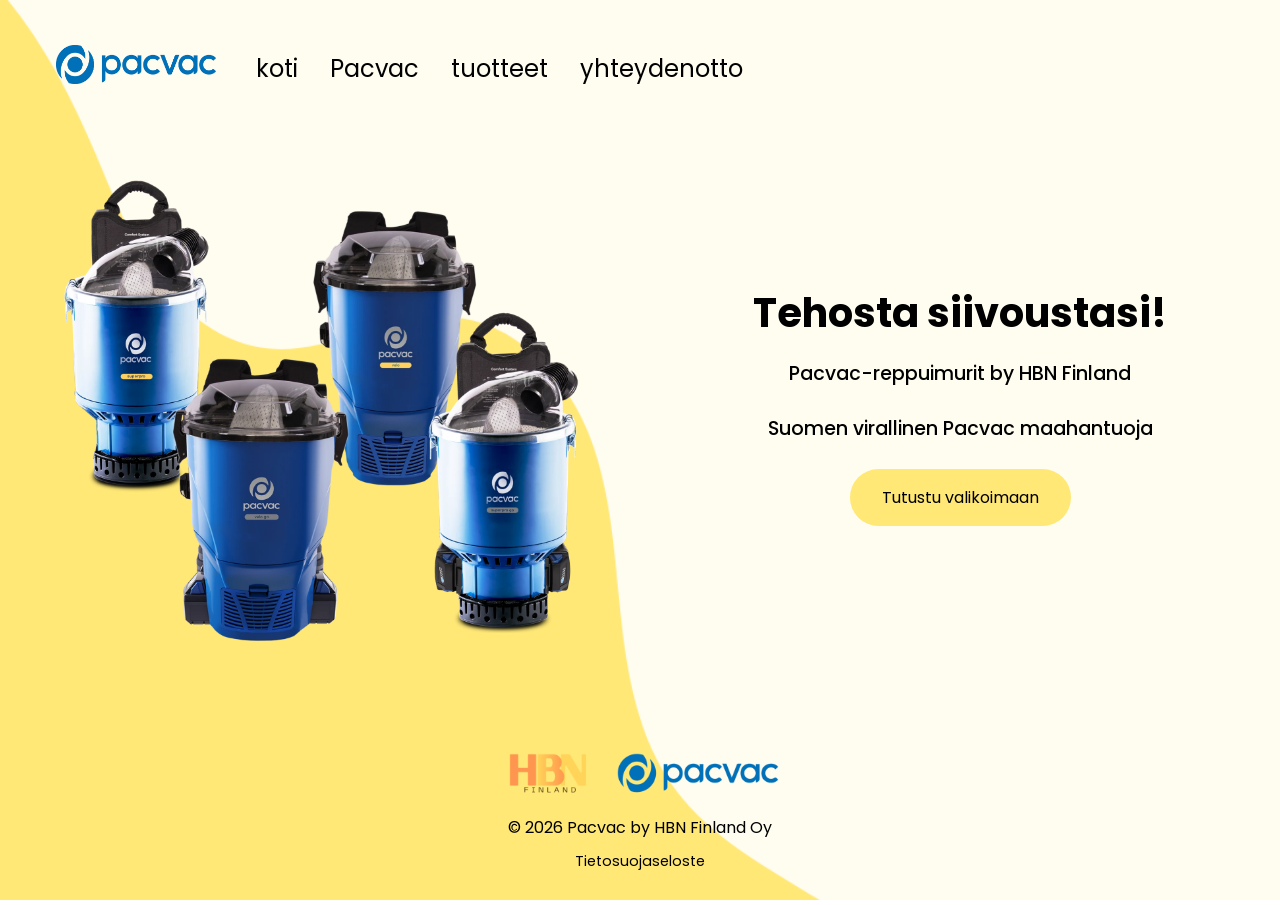
<file: index.html>
<!DOCTYPE html>
<html lang="fi">
<head>
    <meta charset="UTF-8">
    <meta name="viewport" content="width=device-width, initial-scale=1.0, minimum-scale=1.0">
    <link rel="stylesheet" href="/pages/home.css">
    <link rel="stylesheet" href="/pages/navbar.css">
    <link rel="stylesheet" href="/pages/footer.css">
    <title>Pacvac.fi</title>
    <link rel="stylesheet" href="/pages/topbutton.css">
    <script src="/pages/topbutton.js"></script>
    <link rel="stylesheet" href="https://fonts.googleapis.com/css2?family=Material+Symbols+Outlined:opsz,wght,FILL,GRAD@24,400,0,0" />
    <link rel="icon" type="image/x-icon" href="../logo/pacvac-icon.png">
    <meta name="description" content="Pacvac-reppuimurit by HBN Finland - Tehosta siivoustasi!">
</head>
<body>
    <!--Navbar-->
    <nav class="nav">
        <div class="button">
            <a href="/pages/home"><img src="/logo/pacvac-logo.png"></a>
        </div>

        <div class="nav_hamburger" id="hamburger">
        <span></span>
        <span></span>
        <span></span>
        </div>

        <div class="nav_menu">
        <ul id="nav-links">
            <li class="button"><span><a href="/pages/home">koti</a></span></li>
            <li class="button"><span><a href="/pages/info">Pacvac</a></span></li>
            <li class="button"><span><a href="/pages/products">tuotteet</a></span></li>
            <!-- <li class="button"><span><a href="about">meistä</a></span></li> -->
            <li class="button"><span><a href="/pages/contact">yhteydenotto</a></span></li>
        </ul>
    </div>
    </nav>

    <!-- Main content goes here -->
    <main class="page">
       
        <div class="content">
            <div class="column">
                <div class="img-container">
                    <img src="/images/pacvac-frontpage.webp" alt="Pacvac Frontpage">
                </div>
            </div>
            <div class="column">
                <div class="txt-container">
                    <h1>Tehosta siivoustasi!</h1>
                    <p>Pacvac-reppuimurit by HBN Finland</p>
                    <p>Suomen virallinen Pacvac maahantuoja</p>
                    <button class="button"><a href="/pages/products">Tutustu valikoimaan</a></button>
                </div>
            </div>
            
        
        </div>
        <!--Footer-->
        <div class="footer">
            <a href="/pages/home"><img src="/logo/hbn-pacvac-logo.png"></a>
            <div class="footer-content">
                <p>© 2026 Pacvac by HBN Finland Oy</p>
            <div class="footer-pdf">
                <a href="/pdf/Tietosuojaseloste_pacvac.pdf">Tietosuojaseloste</a>
            </div>
            </div>
        </div>
        <!-- Takaisin ylös -painike -->
    <button id="backToTop" class="material-symbols-outlined">arrow_upward</button>
    </main>

    <script src="/pages/navbar.js"></script>

</body>
</html>
</file>
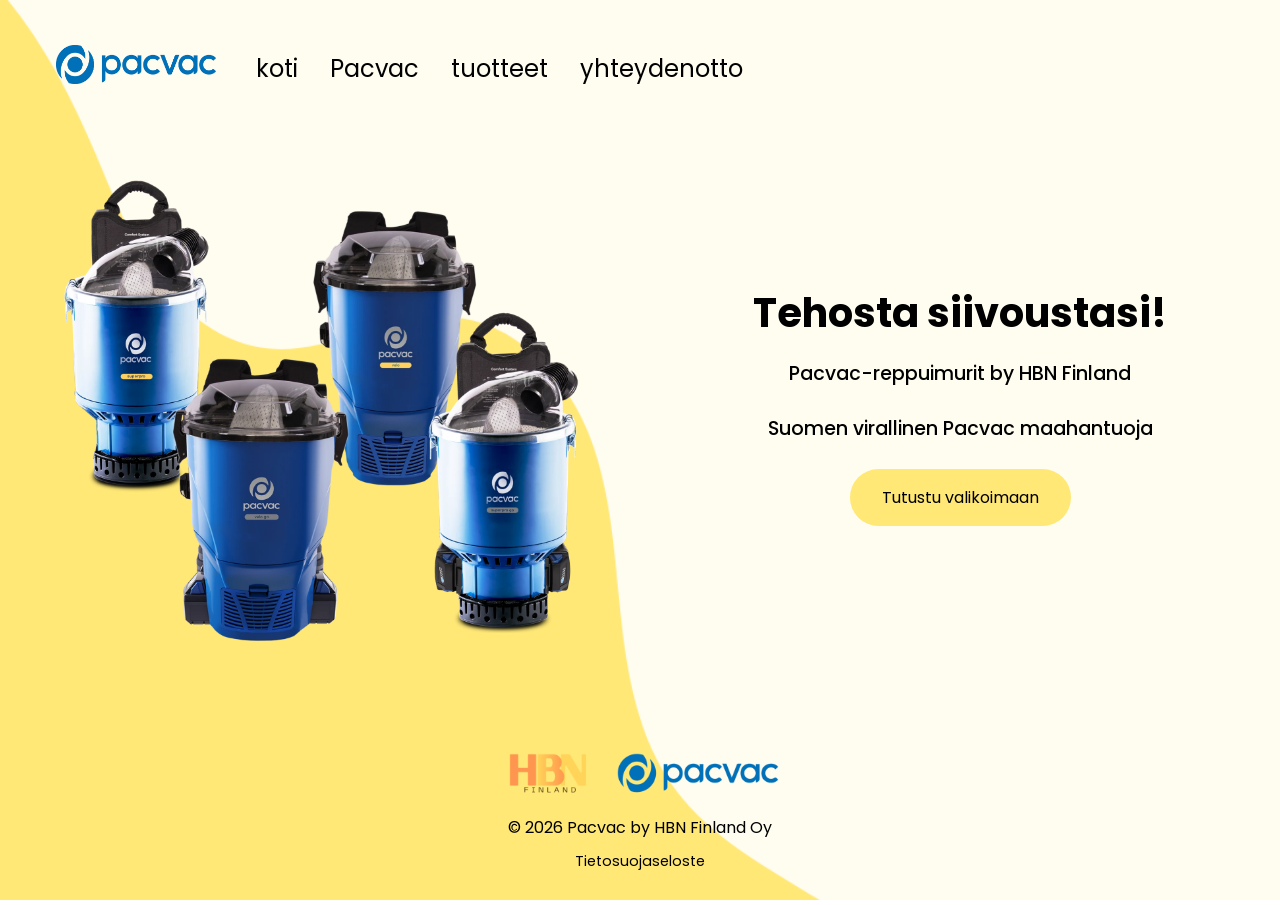
<file: pages/index.html>
<!DOCTYPE html>
<html lang="fi">
<head>
    <meta charset="UTF-8">
    <meta name="viewport" content="width=device-width, initial-scale=1.0, minimum-scale=1.0">
    <link rel="stylesheet" href="home.css">
    <link rel="stylesheet" href="navbar.css">
    <link rel="stylesheet" href="footer.css">
    <title>Pacvac.fi</title>
    <link rel="stylesheet" href="topbutton.css">
    <script src="topbutton.js"></script>
    <link rel="stylesheet" href="https://fonts.googleapis.com/css2?family=Material+Symbols+Outlined:opsz,wght,FILL,GRAD@24,400,0,0" />
    <link rel="icon" type="image/x-icon" href="../logo/pacvac-icon.png">
    <meta name="description" content="Pacvac-reppuimurit by HBN Finland - Tehosta siivoustasi!">
</head>
<body>
    <!--Navbar-->
    <nav class="nav">
        <div class="button">
            <a href="home"><img src="../logo/pacvac-logo.png"></a>
        </div>

        <div class="nav_hamburger" id="hamburger">
        <span></span>
        <span></span>
        <span></span>
        </div>

        <div class="nav_menu">
        <ul id="nav-links">
            <li class="button"><span><a href="home">koti</a></span></li>
            <li class="button"><span><a href="info">Pacvac</a></span></li>
            <li class="button"><span><a href="products">tuotteet</a></span></li>
            <!-- <li class="button"><span><a href="about">meistä</a></span></li> -->
            <li class="button"><span><a href="contact">yhteydenotto</a></span></li>
        </ul>
    </div>
    </nav>

    <!-- Main content goes here -->
    <main class="page">
       
        <div class="content">
            <div class="column">
                <div class="img-container">
                    <img src="../images/pacvac-frontpage.webp" alt="Pacvac Frontpage">
                </div>
            </div>
            <div class="column">
                <div class="txt-container">
                    <h1>Tehosta siivoustasi!</h1>
                    <p>Pacvac-reppuimurit by HBN Finland</p>
                    <p>Suomen virallinen Pacvac maahantuoja</p>
                    <button class="button"><a href="products">Tutustu valikoimaan</a></button>
                </div>
            </div>
            
        
        </div>
        <!--Footer-->
        <div class="footer">
            <a href="home"><img src="../logo/hbn-pacvac-logo.png"></a>
            <div class="footer-content">
                <p>© 2026 Pacvac by HBN Finland Oy</p>
            <div class="footer-pdf">
                <a href="../pdf/Tietosuojaseloste_pacvac.pdf">Tietosuojaseloste</a>
            </div>
            </div>
        </div>
        <!-- Takaisin ylös -painike -->
    <button id="backToTop" class="material-symbols-outlined">arrow_upward</button>
    </main>

    <script src="navbar.js"></script>

</body>
</html>
</file>
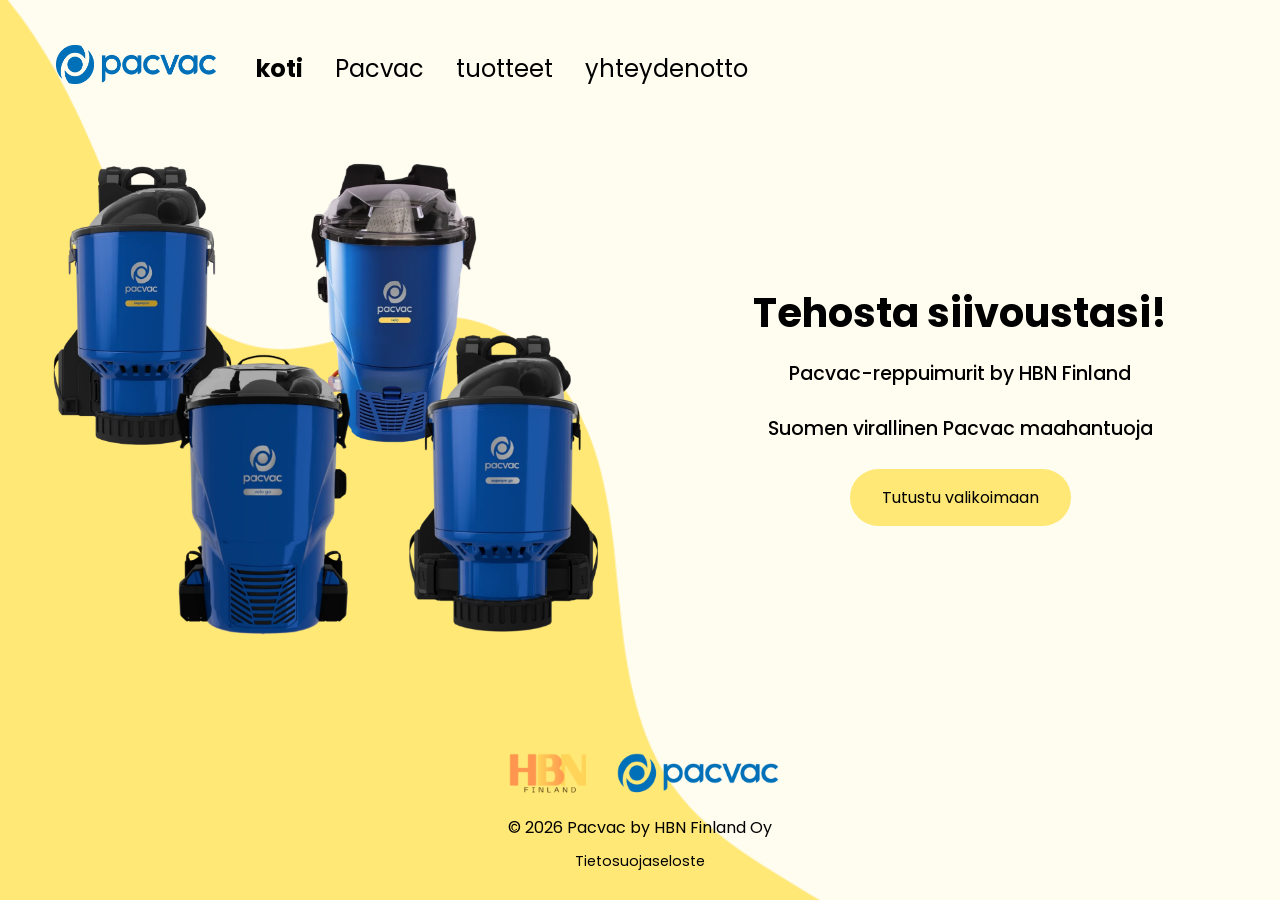
<file: pages/home.html>
<!DOCTYPE html>
<html lang="fi">
<head>
    <meta charset="UTF-8">
    <meta name="viewport" content="width=device-width, initial-scale=1.0, minimum-scale=1.0">
    <link rel="stylesheet" href="home.css">
    <link rel="stylesheet" href="navbar.css">
    <link rel="stylesheet" href="footer.css">
    <title>Pacvac.fi - Home</title>
    <link rel="stylesheet" href="topbutton.css">
    <script src="topbutton.js"></script>
    <link rel="stylesheet" href="https://fonts.googleapis.com/css2?family=Material+Symbols+Outlined:opsz,wght,FILL,GRAD@24,400,0,0" />
    <link rel="icon" type="image/x-icon" href="../logo/pacvac-icon.png">
    <meta name="description" content="Pacvac-reppuimurit by HBN Finland - Tehosta siivoustasi!">
</head>
<body>
    <!--Navbar-->
    <nav class="nav">
        <div class="button">
            <a href="home"><img src="../logo/pacvac-logo.png"></a>
        </div>

        <div class="nav_hamburger" id="hamburger">
        <span></span>
        <span></span>
        <span></span>
        </div>

        <div class="nav_menu">
        <ul id="nav-links">
            <li class="button"><span><a class="active" href="home">koti</a></span></li>
            <li class="button"><span><a href="info">Pacvac</a></span></li>
            <li class="button"><span><a href="products">tuotteet</a></span></li>
            <!-- <li class="button"><span><a href="about">meistä</a></span></li> -->
            <li class="button"><span><a href="contact">yhteydenotto</a></span></li>
        </ul>
    </div>
    </nav>

    <!-- Main content goes here -->
    <main class="page">
       
        <div class="content">
            <div class="column">
                <div class="img-container">
                    <img src="../images/frontpage-pacvac.webp" alt="Pacvac Frontpage">
                </div>
            </div>
            <div class="column">
                <div class="txt-container">
                    <h1>Tehosta siivoustasi!</h1>
                    <p>Pacvac-reppuimurit by HBN Finland</p>
                    <p>Suomen virallinen Pacvac maahantuoja</p>
                    <button class="button"><a href="products">Tutustu valikoimaan</a></button>
                </div>
            </div>
            
        
        </div>
        <!--Footer-->
        <div class="footer">
            <a href="home"><img src="../logo/hbn-pacvac-logo.png"></a>
            <div class="footer-content">
                <p>© 2026 Pacvac by HBN Finland Oy</p>
            <div class="footer-pdf">
                <a href="../pdf/Tietosuojaseloste_pacvac.pdf">Tietosuojaseloste</a>
            </div>
            </div>
        </div>
    <!-- Takaisin ylös -painike -->
    <button id="backToTop" class="material-symbols-outlined">arrow_upward</button>
    </main>

    <script src="navbar.js"></script>

</body>
</html>
</file>
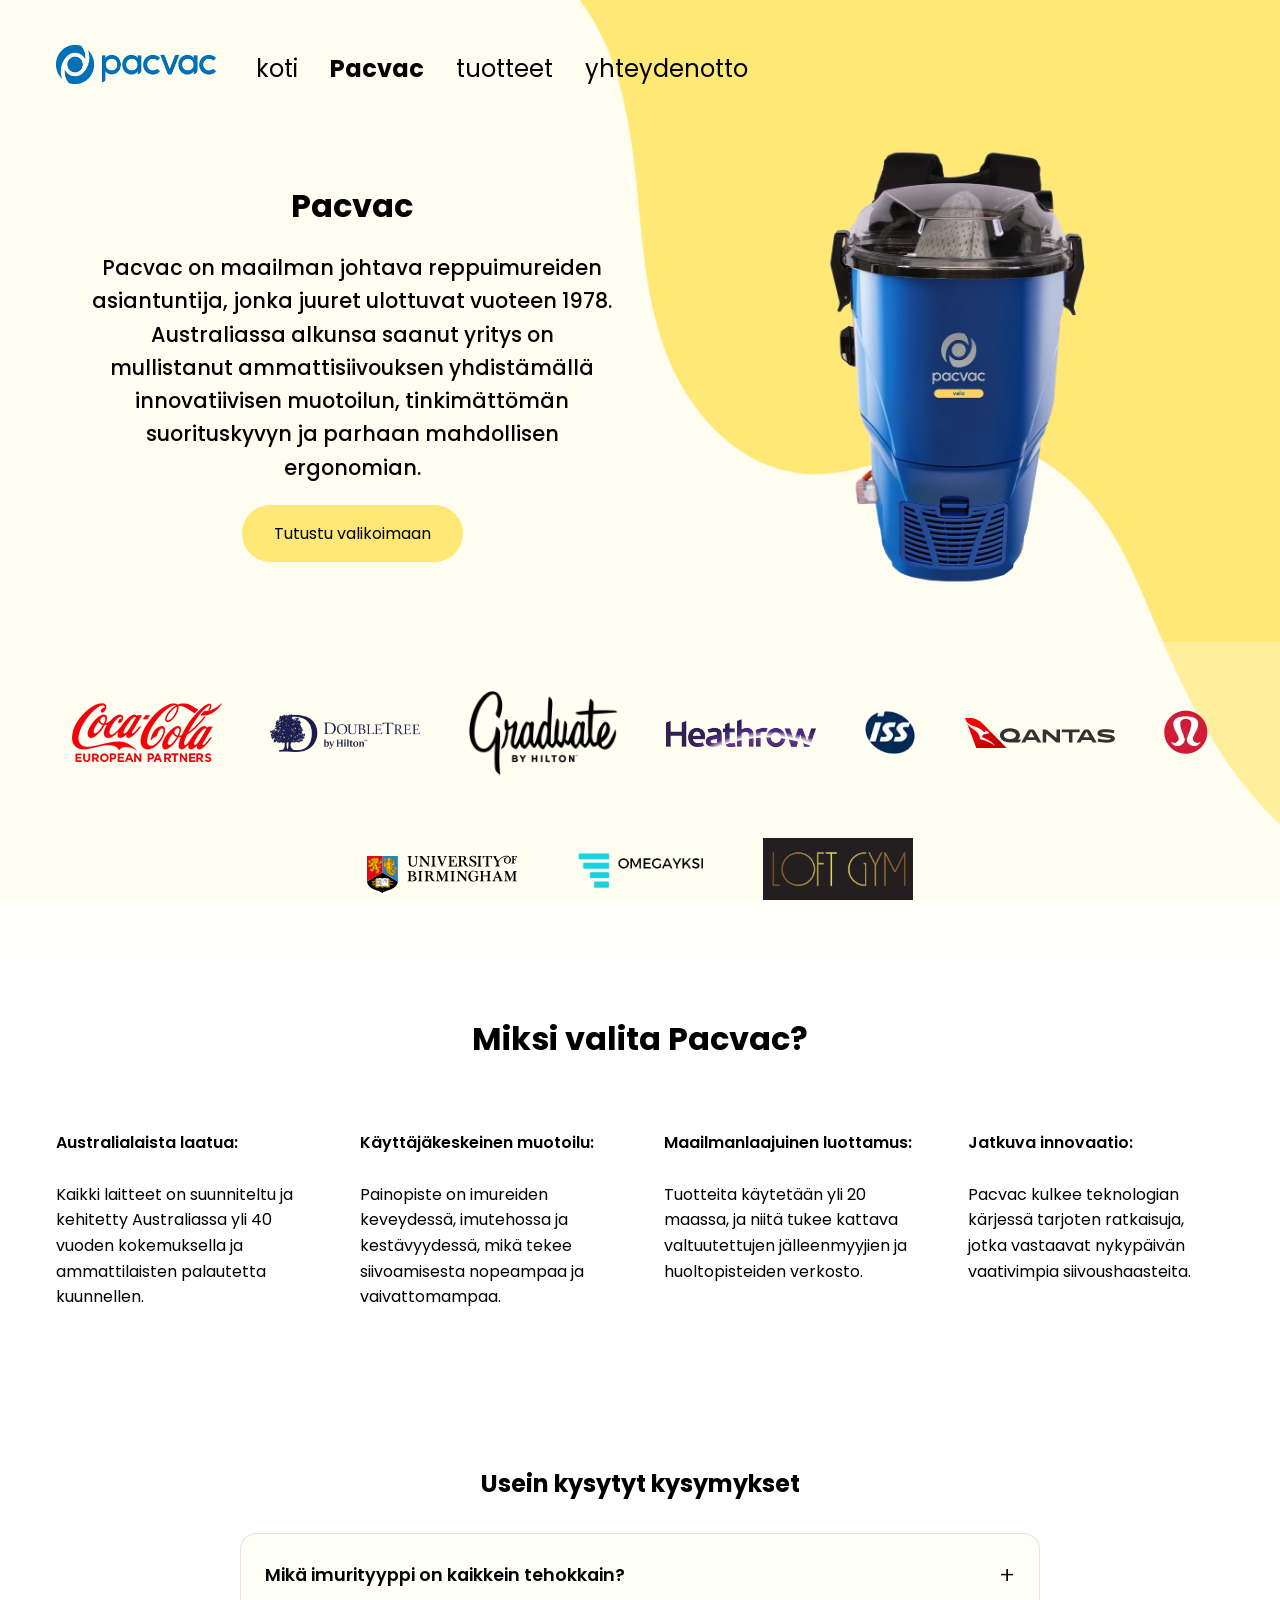
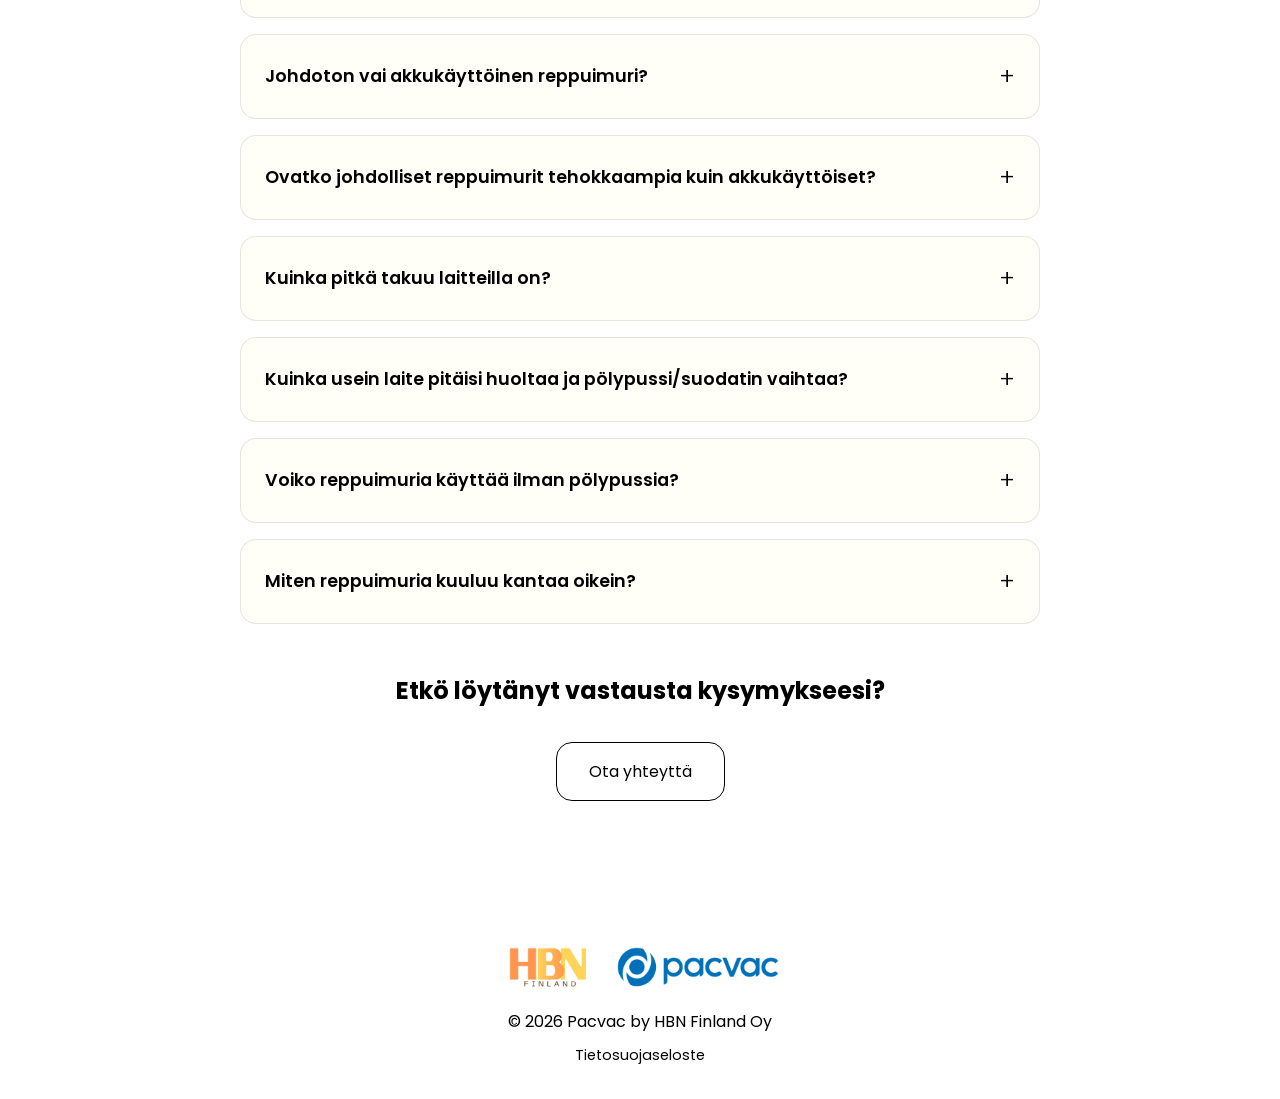
<file: pages/info.html>
<!DOCTYPE html>
<html lang="fi">
<head>
    <meta charset="UTF-8">
    <meta name="viewport" content="width=device-width, initial-scale=1.0, minimum-scale=1.0">
    <link rel="stylesheet" href="info.css">
    <link rel="stylesheet" href="navbar.css">
    <link rel="stylesheet" href="footer.css">
    <title>Pacvac.fi - Pacvac?</title>
    <link rel="stylesheet" href="topbutton.css">
    <script src="topbutton.js"></script>
    <link rel="stylesheet" href="https://fonts.googleapis.com/css2?family=Material+Symbols+Outlined:opsz,wght,FILL,GRAD@24,400,0,0" />
    <link rel="icon" type="image/x-icon" href="../logo/pacvac-icon.png">
    <meta name="description" content="Pacvac on maailman johtava reppuimureiden asiantuntija. Tutustu ergonomisiin, tehokkaisiin ja innovatiivisiin ammattisiivouksen ratkaisuihin!">
</head>
<body>
    <!--Navbar-->
    <nav class="nav">
        <div class="button">
            <a href="home"><img src="../logo/pacvac-logo.png"></a>
        </div>

        <div class="nav_hamburger" id="hamburger">
        <span></span>
        <span></span>
        <span></span>
        </div>

        <div class="nav_menu">
        <ul id="nav-links">
            <li class="button"><span><a href="home">koti</a></span></li>
            <li class="button"><span><a class="active" href="info">Pacvac</a></span></li>
            <li class="button"><span><a href="products">tuotteet</a></span></li>
            <!-- <li class="button"><span><a href="about">meistä</a></span></li> -->
            <li class="button"><span><a href="contact">yhteydenotto</a></span></li>
        </ul>
    </div>
    </nav>

    <!-- Main content goes here -->
    <main class="page">

        <div class="content">
            
            <div class="column">
                <div class="txt-container">
                    <h1>Pacvac</h1>
                    <p>Pacvac on maailman johtava reppuimureiden asiantuntija, jonka juuret ulottuvat vuoteen 1978. Australiassa alkunsa 
                        saanut yritys on mullistanut ammattisiivouksen yhdistämällä innovatiivisen muotoilun, tinkimättömän suorituskyvyn ja parhaan mahdollisen ergonomian.</p>
                        <button class="button"><a href="products">Tutustu valikoimaan</a></button>
                </div>
            </div>
            <div class="column">
                <div class="img-container">
                    <img src="../images/velo2.webp" alt="Pacvac Frontpage">
                </div>
            </div>
        </div>


        <div class="logo-bar">
            <div class="logo-item"><img src="../customers/cocacola.webp" alt="Logo 1"></div>
            <div class="logo-item"><img src="../customers/dthilton.webp" alt="Logo 2"></div>
            <div class="logo-item"><img src="../customers/graduate.webp" alt="Logo 3"></div>
            <div class="logo-item"><img src="../customers/heathrow.png" alt="Logo 4"></div>
            <div class="logo-item"><img src="../customers/iss.webp" alt="Logo 5"></div>
            <div class="logo-item"><img src="../customers/qantas.svg" alt="Logo 6"></div>
            <div class="logo-item"><img src="../customers/lululemon.webp" alt="Logo 7"></div>
            <div class="logo-item"><img src="../customers/birmingham.svg" alt="Logo 8"></div>
            <div class="logo-item"><img src="../customers/omegayksi.png" alt="Logo 9"></div>
            <div class="logo-item"><img src="../customers/loft gym.png" alt="Logo 10"></div>
        </div>

        <div class="content2">
            <h1>Miksi valita Pacvac?</h1>
            <div class="main-row">
                <div class="column">
                    <h1>Australialaista laatua:</h1>
                    <p>Kaikki laitteet on suunniteltu ja kehitetty Australiassa yli 40 vuoden kokemuksella ja ammattilaisten palautetta kuunnellen.</p>
                </div>
                <div class="column">
                    <h1>Käyttäjäkeskeinen muotoilu:</h1>
                    <p>Painopiste on imureiden keveydessä, imutehossa ja kestävyydessä, mikä tekee siivoamisesta nopeampaa ja vaivattomampaa.</p>
                </div>
                <div class="column">
                    <h1>Maailmanlaajuinen luottamus:</h1>
                    <p>Tuotteita käytetään yli 20 maassa, ja niitä tukee kattava valtuutettujen jälleenmyyjien ja huoltopisteiden verkosto.</p>
                </div>
                <div class="column">
                    <h1>Jatkuva innovaatio:</h1>
                    <p>Pacvac kulkee teknologian kärjessä tarjoten ratkaisuja, jotka vastaavat nykypäivän vaativimpia siivoushaasteita.</p>
                </div>
            </div>
        </div>

        <div class="faq-section">
    <h2>Usein kysytyt kysymykset</h2>

    <details class="faq-item">
    <summary>Mikä imurityyppi on kaikkein tehokkain?</summary>
    <div class="faq-answer">
        <p>
            Akkukäyttöinen reppuimuri on siivousnopeudella mitattuna ylivoimainen valinta. 
            <strong>Se puhdistaa yli neljä kertaa nopeammin</strong> kuin perinteinen johdollinen pysty- tai säiliöimuri.
        </p>
        <p>Tämä valtava ero johtuu kolmesta tekijästä:</p>
        <ul style="line-height: 1.6; padding-left: 20px; margin-top: 10px;">
            <li><strong>Liikkumisvapaus:</strong> Ei sähköjohtojen kelaamista tai pistorasioiden jatkuvaa vaihtamista.</li>
            <li><strong>Ergonomia:</strong> Imuri kulkee selässä, jolloin kädet vapautuvat pelkästään imurointiin ilman laitteen perässä vetämistä.</li>
            <li><strong>Ulottuvuus:</strong> Portaiden, kalusteiden välisen tilan ja ahtaiden paikkojen siivous on merkittävästi nopeampaa.</li>
        </ul>
        <p style="font-size: 0.85rem; color: #666; margin-top: 15px; font-style: italic;">
            *Lähde: The Official ISSA 612 Cleaning Times and Tasks; The Worldwide Cleaning Association.
        </p>
    </div>
</details>

    <details class="faq-item">
        <summary>Johdoton vai akkukäyttöinen reppuimuri?</summary>
        <div class="faq-answer">
            <p>Johdolliset reppuimurit sopivat paremmin perusteelliseen ja keskeytyksettömään suursiivoukseen. Akkukäyttöiset reppuimurit taas tarjoavat joustavuutta, 
                nopeutta ja helppoutta päivittäiseen ylläpitosiivoukseen.</p>
        </div>
    </details>

    <details class="faq-item">
        <summary>Ovatko johdolliset reppuimurit tehokkaampia kuin akkukäyttöiset?</summary>
        <div class="faq-answer">
            <p>Yleensä kyllä. Johdolliset reppuimurit saavat jatkuvaa virtaa suoraan pistorasiasta, mikä mahdollistaa voimakkaamman ja vakaamman imutehon.</p>
        </div>
    </details>

    <details class="faq-item">
        <summary>Kuinka pitkä takuu laitteilla on?</summary>
        <div class="faq-answer">
            <p>Rungolla ja moottorilla on 2 vuoden takuu (ei koske kuluvia osia). Akulla ja laturilla on 1 vuoden takuu.</p>
        </div>
    </details>

    <details class="faq-item">
        <summary>Kuinka usein laite pitäisi huoltaa ja pölypussi/suodatin vaihtaa?</summary>
        <div class="faq-answer">
            <p>Käytöstä riippuen huolto tulisi suorittaa kerran vuodessa (säännöllisessä käytössä). Pölypussi ja suodatin on suositeltavaa vaihtaa noin 6 kuukauden välein.</p>
        </div>
    </details>

    <details class="faq-item">
        <summary>Voiko reppuimuria käyttää ilman pölypussia?</summary>
        <div class="faq-answer">
            <p>Uudelleenkäytettävän kangaspölypussin käyttö on pakollista. Kertakäyttöinen paperipussi on valinnainen, mutta se tuo lisäsuojan ja parantaa suodatustehoa entisestään. 
                Eli sen käyttöä suositellaan.
            </p>
        </div>
    </details>

    <details class="faq-item">
    <summary>Miten reppuimuria kuuluu kantaa oikein?</summary>
    <div class="faq-answer">
        <p>Laitteen oikea säätäminen on ensiarvoisen tärkeää ergonomian kannalta. Noudata näitä ohjeita:</p>
        <ul style="line-height: 1.6; padding-left: 20px;">
            <li><strong>Kannen/letkun suuntaus:</strong> Käännä imurin kansi/letku itsellesi sopivaksi riippuen siitä, oletko vasen- vai oikeakätinen.</li>
            <li><strong>Hihnojen löysääminen:</strong> Löysää olkahihnoja hieman ennen pukemista.</li>
            <li><strong>Pukeminen:</strong> Nosta imuri selkään pujottamalla kädet olkahihnoista kuten tavallista reppua pukiessa.</li>
            <li><strong>Lantiovyö (tärkein vaihe):</strong> Kiinnitä ja kiristä lantiovyö napakasti. Laitteen painon tulisi levätä lanteidesi päällä, ei pelkästään hartioilla.</li>
            <li><strong>Olkahihnojen kiristys:</strong> Vedä olkahihnoja alaspäin, kunnes imuri istuu napakasti selkääsi vasten.</li>
            <li><strong>Rintaremmi:</strong> Säädä rintaremmin korkeus ja kiinnitä se, jotta olkahihnat pysyvät tukevasti paikoillaan.</li>
        </ul>
    </div>
    </details>

    <div class="info-text">
            <p>Etkö löytänyt vastausta kysymykseesi?</p>
            <span class="button2"><a href="contact">Ota yhteyttä</a></span>
    </div>    
</div>

         <!--Footer-->
        <div class="footer">
            <a href="home"><img src="../logo/hbn-pacvac-logo.png"></a>
            <div class="footer-content">
                <p>© 2026 Pacvac by HBN Finland Oy</p>
            <div class="footer-pdf">
                <a href="../pdf/Tietosuojaseloste_pacvac.pdf">Tietosuojaseloste</a>
            </div>
            </div>
        </div>

    <!-- Takaisin ylös -painike -->
    <button id="backToTop" class="material-symbols-outlined">arrow_upward</button>
    </main>

    <script src="navbar.js"></script>

</body>
</html>
</file>
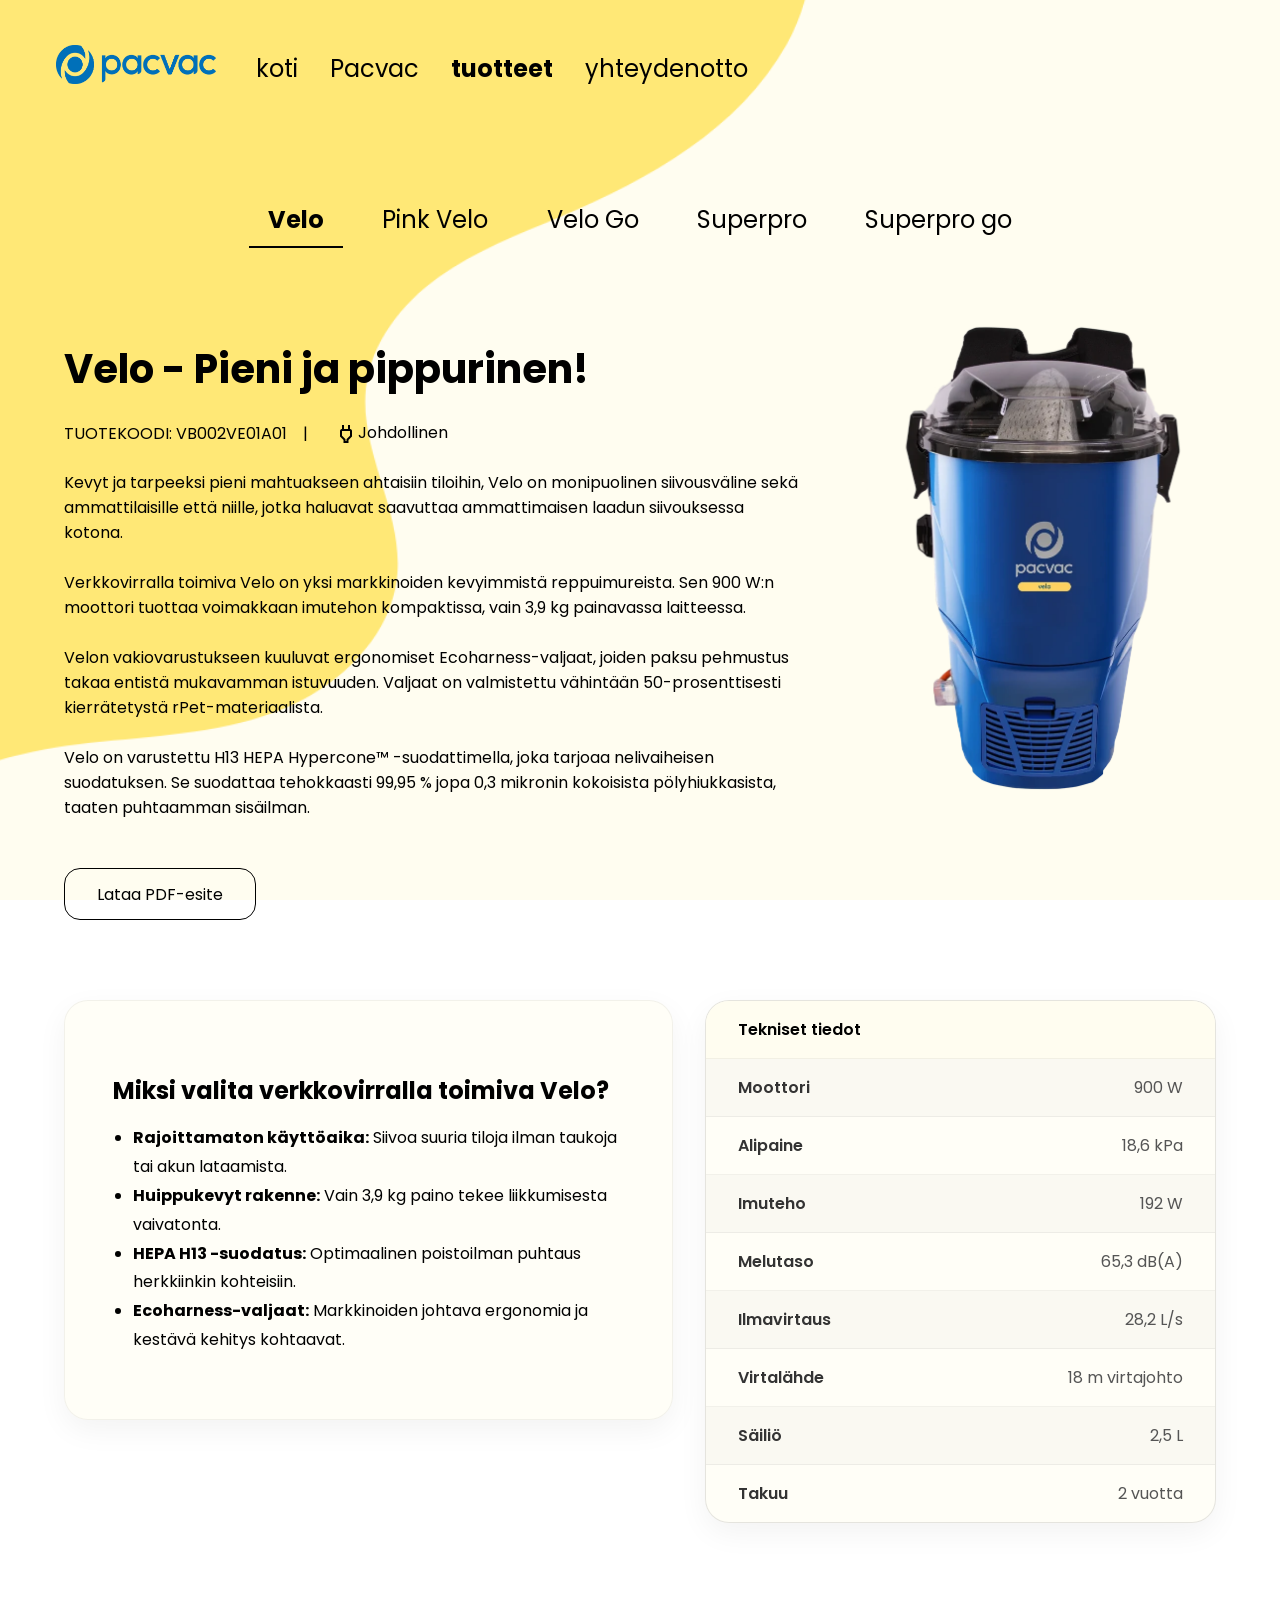
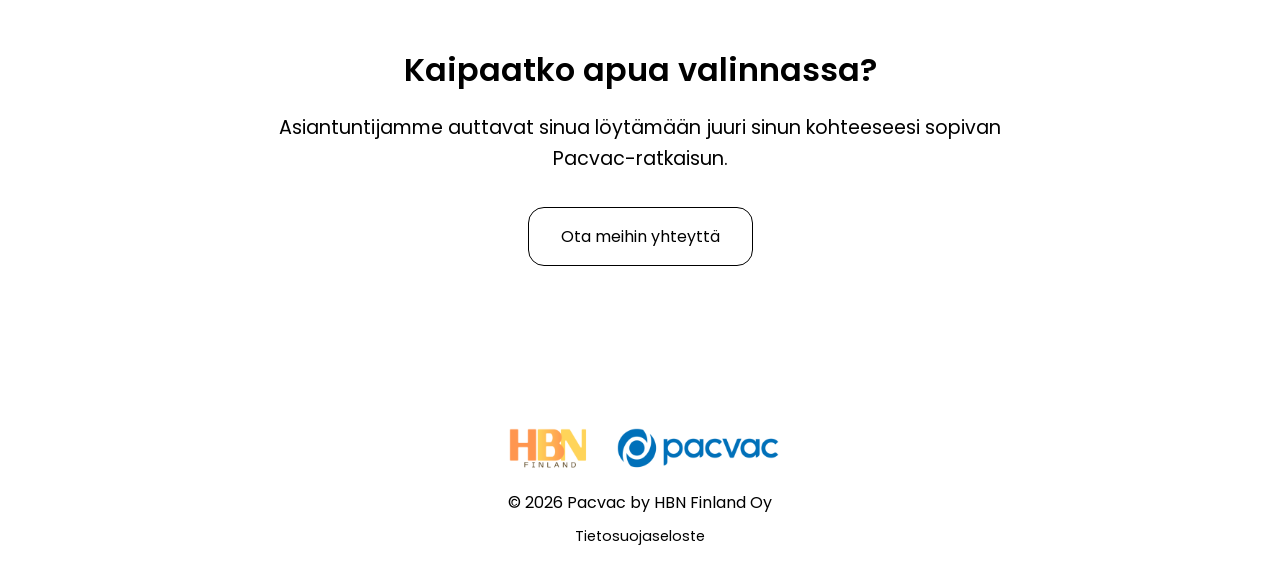
<file: pages/products.html>
<!DOCTYPE html>
<html lang="fi">
<head>
    <meta charset="UTF-8">
    <meta name="viewport" content="width=device-width, initial-scale=1.0, minimum-scale=1.0">
    <link rel="stylesheet" href="products.css">
    <link rel="stylesheet" href="navbar.css">
    <link rel="stylesheet" href="footer.css">
    <link rel="stylesheet" href="https://fonts.googleapis.com/css2?family=Material+Symbols+Outlined:opsz,wght,FILL,GRAD@24,400,0,0" />
    <title>Pacvac.fi - Tuotteet</title>
    <script src="navbar.js"></script>
    <link rel="stylesheet" href="topbutton.css">
    <script src="topbutton.js"></script>
    <link rel="icon" type="image/x-icon" href="../logo/pacvac-icon.png">
    <meta name="description" content="Tutustu Pacvac-reppuimureiden valikoimaan! Löydä tarpeisiisi sopiva johdollinen tai akkukäyttöinen malli, kuten Velo, Velo Go tai tehokas Superpro.">
</head>
<body>
    <!--Navbar-->
    <nav class="nav">
        <div class="button">
            <a href="home"><img src="../logo/pacvac-logo.png"></a>
        </div>

        <div class="nav_hamburger" id="hamburger">
        <span></span>
        <span></span>
        <span></span>
        </div>

        <div class="nav_menu">
        <ul id="nav-links">
            <li class="button"><span><a href="home">koti</a></span></li>
            <li class="button"><span><a href="info">Pacvac</a></span></li>
            <li class="button"><span><a class="active" href="products">tuotteet</a></span></li>
            <li class="button"><span><a href="contact">yhteydenotto</a></span></li>
        </ul>
    </div>
    </nav>

    <main class="page">
        <div class="content">
            <div class="tab-wrapper">
                <div class="tab">
                    <button class="tablinks" onclick="openProduct(event, 'Velo')" id="defaultOpen">Velo</button>
                    <button class="tablinks" onclick="openProduct(event, 'PinkVelo')">Pink Velo</button>
                    <button class="tablinks" onclick="openProduct(event, 'VeloGo')">Velo Go</button>
                    <button class="tablinks" onclick="openProduct(event, 'VeloSuperpro')">Superpro</button>
                    <button class="tablinks" onclick="openProduct(event, 'Superprogo')">Superpro go</button>
                </div>
            </div>
    
            <!-- Velo -->
            <div id="Velo" class="tabcontent">
                <div class="product-layout">
                    <div class="product-description">
                        <h1>Velo - Pieni ja pippurinen!</h1>
                        <h4>TUOTEKOODI: VB002VE01A01 <span class="desktop-only">&emsp;|&emsp;</span> <span class="icon-group"><span class="material-symbols-outlined google-icon">power</span>Johdollinen</span></h4>
                        <p>
                            Kevyt ja tarpeeksi pieni mahtuakseen ahtaisiin tiloihin, Velo on monipuolinen siivousväline sekä ammattilaisille että niille, jotka haluavat saavuttaa ammattimaisen laadun siivouksessa kotona.
                            <br><br>
                            Verkkovirralla toimiva Velo on yksi markkinoiden kevyimmistä reppuimureista. Sen 900 W:n moottori tuottaa voimakkaan imutehon kompaktissa, vain 3,9 kg painavassa laitteessa.
                            <br><br>
                            Velon vakiovarustukseen kuuluvat ergonomiset Ecoharness-valjaat, joiden paksu pehmustus takaa entistä mukavamman istuvuuden. Valjaat on valmistettu vähintään 50-prosenttisesti kierrätetystä rPet-materiaalista.
                            <br><br>
                            Velo on varustettu H13 HEPA Hypercone™ -suodattimella, joka tarjoaa nelivaiheisen suodatuksen. Se suodattaa tehokkaasti 99,95 % jopa 0,3 mikronin kokoisista pölyhiukkasista, taaten puhtaamman sisäilman.
                        </p>
                        <div class="pdf">
                            <a href="../pdf/Velo (2024) - EU_FI.pdf" target="_blank" rel="noopener noreferrer">Lataa PDF-esite</a>
                        </div>
                    </div>
                    <img src="../images/velo-new.webp" alt="Pacvac Velo reppuimuri">
                </div>
                <div class="bottom-grid">
                    <div class="bottom-column box">
                        <h3>Miksi valita verkkovirralla toimiva Velo?</h3>
                        <ul style="line-height: 1.8; padding-left: 20px; font-size: 1rem; text-align: left;">
                            <li><strong>Rajoittamaton käyttöaika:</strong> Siivoa suuria tiloja ilman taukoja tai akun lataamista.</li>
                            <li><strong>Huippukevyt rakenne:</strong> Vain 3,9 kg paino tekee liikkumisesta vaivatonta.</li>
                            <li><strong>HEPA H13 -suodatus:</strong> Optimaalinen poistoilman puhtaus herkkiinkin kohteisiin.</li>
                            <li><strong>Ecoharness-valjaat:</strong> Markkinoiden johtava ergonomia ja kestävä kehitys kohtaavat.</li>
                        </ul>
                    </div>
                    <div class="bottom-column">
                        <div class="specs-box">
                            <div class="spec-header">Tekniset tiedot</div>
                            <div class="spec-row"><span class="spec-label">Moottori</span><span class="spec-value">900 W</span></div>
                            <div class="spec-row"><span class="spec-label">Alipaine</span><span class="spec-value">18,6 kPa</span></div>
                            <div class="spec-row"><span class="spec-label">Imuteho</span><span class="spec-value">192 W</span></div>
                            <div class="spec-row"><span class="spec-label">Melutaso</span><span class="spec-value">65,3 dB(A)</span></div>
                            <div class="spec-row"><span class="spec-label">Ilmavirtaus</span><span class="spec-value">28,2 L/s</span></div>
                            <div class="spec-row"><span class="spec-label">Virtalähde</span><span class="spec-value">18 m virtajohto</span></div>
                            <div class="spec-row"><span class="spec-label">Säiliö</span><span class="spec-value">2,5 L</span></div>
                            <div class="spec-row"><span class="spec-label">Takuu</span><span class="spec-value">2 vuotta</span></div>
                        </div>
                    </div>
                </div>
            </div>

            <!-- Pink Velo -->
            <div id="PinkVelo" class="tabcontent">
                <div class="product-layout">
                    <div class="product-description">
                        <h1>Sama suorituskykyinen Velo – nyt rajoitettu erä <span style="color:pink">vaaleanpunaisena!</span></h1>
                        <h4>TUOTEKOODI: VB002VE01A01 <span class="desktop-only">&emsp;|&emsp;</span> <span class="icon-group"><span class="material-symbols-outlined google-icon">power</span>Johdollinen</span></h4>
                        <p>
                        Tämä rajoitetun erän vaaleanpunainen Velo yhdistää ikonisen tyylin ja ammattitason tehon. Se on Pacvacin kysytyin malli, joka soveltuu täydellisesti niin kotiin kuin kevyeen ammattikäyttöön. 
                        <br><br>
                        Vain 3,9 kg painava Velo on yksi markkinoiden kevyimmistä reppuimureista. Kompaktista koosta huolimatta 900 W moottori ja 18 metrin johto tarjoavat vaikuttavan 1158 m<sup>2</sup> siivousalan ilman pistorasian vaihtoa.
                        <br><br>
                        Käyttömukavuudesta vastaavat ergonomiset ja pehmustetut Ecoharness-valjaat, jotka on valmistettu vähintään 50-prosenttisesti kierrätetystä rPet-muovista. 
                        <br><br>
                        H13 HEPA Hypercone™ -suodatin takaa puhtaan sisäilman suodattamalla 99,95 % jopa 0,3 mikronin pölyhiukkasista. Laitteessa on kätevä vedenkestävä virtakytkin ja mukana toimitetaan monikäyttöinen All purpose -lattiasuulake. Syväpuhdistukseen ja lemmikkitalouksiin suosittelemme lisävarusteena saatavaa Turbo-suulaketta.
                        <br><br>
                        <b>Huom: Vaaleanpunainen Velo on rajoitetun ajan erikoismalli. Tuotteita on saatavilla vain nopeimmille – tilaa omasi nyt, ettet jää paitsi tästä uutuudesta!</b>
                        </p>
                        <div class="pdf">
                            <a href="../pdf/Pink Velo UK Flyer_A4.pdf" target="_blank" rel="noopener noreferrer">Lataa PDF-esite</a>
                        </div>
                    </div>
                    <img src="../images/txt-pinkvelo.webp" alt="Pink Velo reppuimuri">
                </div>
                <div class="bottom-grid">
                    <div class="bottom-column box">
                        <h3>Miksi valita verkkovirralla toimiva Velo?</h3>
                        <ul style="line-height: 1.8; padding-left: 20px; font-size: 1rem; text-align: left;">
                            <li><strong>Rajoittamaton käyttöaika:</strong> Siivoa suuria tiloja ilman taukoja tai akun lataamista.</li>
                            <li><strong>Huippukevyt rakenne:</strong> Vain 3,9 kg paino tekee liikkumisesta vaivatonta.</li>
                            <li><strong>HEPA H13 -suodatus:</strong> Optimaalinen poistoilman puhtaus herkkiinkin kohteisiin.</li>
                            <li><strong>Ecoharness-valjaat:</strong> Markkinoiden johtava ergonomia ja kestävä kehitys kohtaavat.</li>
                        </ul>
                    </div>
                    <div class="bottom-column">
                        <div class="specs-box">
                            <div class="spec-header">Tekniset tiedot</div>
                            <div class="spec-row"><span class="spec-label">Moottori</span><span class="spec-value">900 W</span></div>
                            <div class="spec-row"><span class="spec-label">Alipaine</span><span class="spec-value">18,6 kPa</span></div>
                            <div class="spec-row"><span class="spec-label">Imuteho</span><span class="spec-value">192 W</span></div>
                            <div class="spec-row"><span class="spec-label">Melutaso</span><span class="spec-value">65,3 dB(A)</span></div>
                            <div class="spec-row"><span class="spec-label">Ilmavirtaus</span><span class="spec-value">28,2 L/s</span></div>
                            <div class="spec-row"><span class="spec-label">Virtalähde</span><span class="spec-value">18 m virtajohto</span></div>
                            <div class="spec-row"><span class="spec-label">Säiliö</span><span class="spec-value">2,5 L</span></div>
                            <div class="spec-row"><span class="spec-label">Takuu</span><span class="spec-value">2 vuotta</span></div>
                        </div>
                    </div>
                </div>
            </div>

            <!-- Velo Go -->
            <div id="VeloGo" class="tabcontent">
                <div class="product-layout">
                    <div class="product-description">
                        <h1>Velo go - Kompakti, langaton ja kevyt</h1>
                        <h4>TUOTEKOODI: VB002VG01A01 <span class="desktop-only">&emsp;|&emsp;</span> <span class="icon-group"><span class="material-symbols-outlined google-icon">battery_android_frame_4</span>Akkukäyttöinen</span></h4>
                        <p>
                            Velo go on kompakti ja kevyt akkukäyttöinen reppuimuri. Se on varustettu tehokkaalla moottorilla, joka tarjoaa käyttäjälle täydellisen
                            liikkumisvapauden ja maksimaalisen tuottavuuden edellyttämän tehon.
                            <br><br>
                            Velo go on riittävän tehokas suurten toimitilojen siivoukseen ja tarpeeksi pieni mahtuakseen ahtaimpiinkin väleihin. Se on monipuolinen siivoustyökalu niin
                            ammattilaisille kuin kotikäyttäjille, jotka vaativat ammattitason puhtautta.
                            <br><br>
                            Velo go on varustettu nelivaiheisella Hypercone-suodatusjärjestelmällä, joka jättää jälkeensä puhtaampaa ilmaa. Avoin, kertakäyttöinen pölypussi varmistaa, että
                            huipputason imuteho säilyy myös pussin täyttyessä.
                            <br><br>
                            Laitteen tehokas Boost-toiminto antaa tarvittaessa ylimääräisen tehosysäyksen, jolla haastavimmatkin siivoustehtävät hoituvat vaivatta.
                            <br><br>
                            Huippuluokan litiumioniakku-teknologia ja hiiliharjaton moottori tekevät tästä akkukäyttöisestä reppuimurista kestävän ja suorituskykyisen kumppanin,
                            jolla on pitkä käyttöikä.
                            <br><br>
                            Nauti tukevien Ecoharness-valjaiden ja vyötäröhihnan tuomasta mukavuudesta. Valjaissa on yhdistetty korkealaatuiset materiaalit ja kestävät kierrätystekstiilit,
                            mikä takaa erittäin paksun ja pehmustetun istuvuuden.
                            <br><br>
                            Pacvac on sitoutunut kestävään kehitykseen: valjaat on valmistettu vähintään 50-prosenttisesti rPet-materiaalista (kierrätetystä
                            polyeteenitereftalaatista), eli niiden raaka-aineena on käytetty kierrätettyjä muovisia vesipulloja.
                            <br><br>
                            Säädettävien olka- ja rintaremmien ansiosta valjaat tarjoavat jokaiselle käyttäjälle räätälöidyn ja mukavan siivouskokemuksen.
                        </p>
                        <div class="pdf">
                            <a href="../pdf/Velo go (2024)_FI.pdf" target="_blank" rel="noopener noreferrer">Lataa PDF-esite</a>
                        </div>
                    </div>
                    <img src="../images/velogo-new.webp" alt="Velo Go reppuimuri">
                </div>
                <div class="bottom-grid">
                    <div class="bottom-column box">
                        <h3>Miksi valita akkukäyttöinen reppuimuri?</h3>
                        <ul style="line-height: 1.6; padding-left: 20px; font-size: 1rem;">
                            <li><strong>Täydellinen liikkumisen vapaus:</strong> Voit liikkua esteettömästi tilasta toiseen.</li>
                            <li><strong>Pääsy vaikeisiin kohteisiin:</strong> Puhdistat helposti paikat, joihin johdollinen imuri ei ylety.</li>
                            <li><strong>Edistyksellinen akkuteknologia:</strong> Ladattavat litiumioniakut tarjoavat jopa 50 minuuttia käyttöaikaa.</li>
                        </ul>
                    </div>
                    <div class="bottom-column">
                    <div class="specs-box">
                        <div class="spec-header">Tekniset tiedot</div>
                        <div class="spec-row"><span class="spec-label">Moottori</span><span class="spec-value">250W (normaali); 400W (boost) 36V BLDC</span></div>
                        <div class="spec-row"><span class="spec-label">Alipaine</span><span class="spec-value">14kPa (normaali); 18.8kPa (boost)</span></div>
                        <div class="spec-row"><span class="spec-label">Imuteho</span><span class="spec-value">85.9W (normaali); 124.5W (boost)</span></div>
                        <div class="spec-row"><span class="spec-label">Melutaso</span><span class="spec-value">&lt;69 dB(A)</span></div>
                        <div class="spec-row"><span class="spec-label">Ilmavirtaus</span><span class="spec-value">21L/s (normaali); 22L/s (boost)</span></div>
                        <div class="spec-row"><span class="spec-label">Virtalähde</span><span class="spec-value">2 x 18V 6.0Ah (108Wh) Li-ion</span></div>
                        <div class="spec-row"><span class="spec-label">Käyttöaika</span><span class="spec-value">50 min (normaali); 30 min (boost)</span></div>
                        <div class="spec-row"><span class="spec-label">Latausaika</span><span class="spec-value">1 h 45 min (2 akkua)</span></div>
                        <div class="spec-row"><span class="spec-label">Suodatus</span><span class="spec-value">4-vaiheinen Hypercone</span></div>
                        <div class="spec-row"><span class="spec-label">Säiliö</span><span class="spec-value">2.5 L</span></div>
                        <div class="spec-row"><span class="spec-label">Paino</span><span class="spec-value">4.5 kg (akulla)</span></div>
                        <div class="spec-row"><span class="spec-label">Mitat</span><span class="spec-value">275mm x 275mm x 400mm</span></div>
                        <div class="spec-row"><span class="spec-label">Takuu</span><span class="spec-value">2v runko/moottori, 1v akku/laturi</span></div>
                    </div>
                    </div>
                </div>
            </div>

            <!-- Superpro -->
            <div id="VeloSuperpro" class="tabcontent">
                <div class="product-layout">
                    <div class="product-description">
                        <h1>Superpro - Ammattisiivoojien ykkösvalinta</h1>
                        <h4>TUOTEKOODI: VB002SU01A01 <span class="desktop-only">&emsp;|&emsp;</span> <span class="icon-group"><span class="material-symbols-outlined google-icon">power</span>Johdollinen</span></h4>
                        <p>
                            Alun perin Pacvac Superpro 700 -nimellä maineeseen nousseesta imurista tuli alan ikoni, ennen kuin se uudelleennimettiin lyhyesti Superproksi.
                            Superpro-reppuimuri tarjoaa käyttäjälleen vapauden liikkua ja voimakkaan imutehon, mikä takaa korkean tuottavuuden ja perusteellisen puhtauden
                            suurissa toimitiloissa ja kaupallisissa kohteissa.<br><br>
                            Tämä imuri sisältää moottoria edeltävän kartiosuodattimen, joka takaa puhtaamman poistoilman. Korkealaatuinen moottori tuottaa voimakkaan imutehon,
                            jolla suoriudut päivittäisistä imurointitehtävistä vaivatta.<br><br>
                            Superpro on varustettu Ecoharness-valjailla, joissa on kolmitasoinen korkeussäätö, mukava paksu pehmustus ja hengittävä verkkoselkämys.
                            Valjaat on valmistettu vähintään 50-prosenttisesti kierrätysmuovista.<br><br>
                            18 metrin virtajohdon ansiosta kompakti Superpro mahdollistaa jopa 1159 m<sup>2</sup>:n siivousalan yhdellä kertaa.
                            <br><br>
                            Laitteen sivussa on lisäksi pistorasia, jota voidaan käyttää yhteensopivien sähkökäyttöisten lattiasuulakkeiden ja lisävarusteiden virransyöttöön.
                            <br><br>
                            <small>*Superpro-pakkaukseen sisältyy 10 kertakäyttöistä paperista kartiopölypussia ja kaksi uudelleenkäytettävää SMS-kangaspölypussia.</small>
                        </p>
                        <div class="pdf">
                            <a href="../pdf/Superpro Erp (2024)_FI.pdf" target="_blank" rel="noopener noreferrer">Lataa PDF-esite</a>
                        </div>
                    </div>
                    <img src="../images/superpro-new.webp" alt="Superpro reppuimuri">
                </div>
                <div class="bottom-grid">
                    <div class="bottom-column box">
                        <h3>Miksi valita verkkovirralla toimiva reppuimuri?</h3>
                        <ul style="line-height: 1.6; padding-left: 20px; font-size: 1rem;">
                            <li><strong>Rajoittamaton käyttöaika:</strong> Siivoa suuria tiloja ilman taukoja.</li>
                            <li><strong>Optimaalinen tuki:</strong> Ergonomiset valjaat ja remmit jakavat painon tasaisesti.</li>
                            <li><strong>Parempi tuottavuus:</strong> Reppumalli on todistetusti nopeampi ja ketterämpi.</li>
                        </ul>
                    </div>
                    <div class="bottom-column">
                    <div class="specs-box">
                        <div class="spec-header">Tekniset tiedot</div>
                        <div class="spec-row"><span class="spec-label">Moottori</span><span class="spec-value">300W (normaali); 450W (boost)</span></div>
                        <div class="spec-row"><span class="spec-label">Alipaine</span><span class="spec-value">16,7 kPa (normaali); 21,6 kPa (boost)</span></div>
                        <div class="spec-row"><span class="spec-label">Imuteho</span><span class="spec-value">102,6 W (normaali); 154,2 W (boost)</span></div>
                        <div class="spec-row"><span class="spec-label">Melutaso</span><span class="spec-value">&lt;73,9 dB(A)</span></div>
                        <div class="spec-row"><span class="spec-label">Ilmavirtaus</span><span class="spec-value">22,1 L/s (normaali); 25,4 L/s (boost)</span></div>
                        <div class="spec-row"><span class="spec-label">Virtalähde</span><span class="spec-value">2 x 18V 6.0Ah (108Wh) Li-ion-akut</span></div>
                        <div class="spec-row"><span class="spec-label">Käyttöaika</span><span class="spec-value">Aktiivinen: 40 min (normaali); 26 min (boost)</span></div>
                        <div class="spec-row"><span class="spec-label">Latausaika</span><span class="spec-value">1 h 45 min (2 akkua)</span></div>
                        <div class="spec-row"><span class="spec-label">Suodatus</span><span class="spec-value">4-vaiheinen Hypercone™-suodatin</span></div>
                        <div class="spec-row"><span class="spec-label">Säiliö</span><span class="spec-value">5 L</span></div>
                        <div class="spec-row"><span class="spec-label">Paino</span><span class="spec-value">5,7 kg (akulla, ilman letkua)</span></div>
                        <div class="spec-row"><span class="spec-label">Mitat</span><span class="spec-value">400mm x 360mm x 530mm</span></div>
                        <div class="spec-row"><span class="spec-label">Takuu</span><span class="spec-value">2v runko/moottori, 1v akut/laturi</span></div>
                    </div>
                </div>
                </div>
            </div>

            <!-- Superpro go -->
            <div id="Superprogo" class="tabcontent">
                <div class="product-layout">
                    <div class="product-description">
                        <h1>Superpro go</h1>
                        <h4>TUOTEKOODI: VB002SG01A01 <span class="desktop-only">&emsp;|&emsp;</span> <span class="icon-group"><span class="material-symbols-outlined google-icon">battery_android_frame_4</span> Akkukäyttöinen</span></h4>
                        <p>
                            Reppuimuri tarjoaa käyttäjälleen vapauden liikkua ja voimakkaan imutehon, mikä takaa korkean tuottavuuden ja perusteellisen
                            puhtauden suurissa toimitiloissa ja kaupallisissa kohteissa. <br><br>
                            Laitteen tehokas Boost-toiminto antaa tarvittaessa ylimääräisen tehosysäyksen, jolla haastavimmatkin siivoustehtävät hoituvat vaivatta.<br><br>
                            Tämä imuri sisältää moottoria edeltävän kartiosuodattimen, joka takaa puhtaamman poistoilman. Korkealaatuinen moottori tuottaa voimakkaan imutehon,
                            jolla suoriudut päivittäisistä imurointitehtävistä vaivatta.<br><br>
                            Superpro go on varustettu Ecoharness-valjailla, joissa on kolmitasoinen korkeussäätö, mukava paksu pehmustus ja hengittävä verkkoselkämys.
                            Valjaat on valmistettu vähintään 50-prosenttisesti kierrätysmuovista.
                            <br><br>
                            <small>*Superpro-pakkaukseen sisältyy 10 kertakäyttöistä paperista kartiopölypussia ja kaksi uudelleenkäytettävää SMS-kangaspölypussia.</small>
                        </p>
                        <div class="pdf">
                            <a href="../pdf/Superpro go (2024)_FI.pdf" target="_blank" rel="noopener noreferrer">Lataa PDF-esite</a>
                        </div>
                    </div>
                    <img src="../images/superprogo-new.webp" alt="Superpro Go reppuimuri">
                </div>
                <div class="bottom-grid">
                    <div class="bottom-column box">
                        <h3>Miksi valita akkukäyttöinen reppuimuri?</h3>
                        <ul style="line-height: 1.6; padding-left: 20px; font-size: 1rem;">
                            <li><strong>Täydellinen liikkumisen vapaus:</strong> Voit liikkua esteettömästi tilasta toiseen.</li>
                            <li><strong>Pääsy vaikeisiin kohteisiin:</strong> Puhdistat helposti paikat, joihin johdollinen imuri ei ylety.</li>
                            <li><strong>Edistyksellinen akkuteknologia:</strong> Jopa 40 minuuttia jatkuvaa käyttöaikaa.</li>
                        </ul>
                    </div>
                    <div class="bottom-column">
                    <div class="specs-box">
                        <div class="spec-header">Tekniset tiedot</div>
                        <div class="spec-row"><span class="spec-label">Moottori</span><span class="spec-value">300W (normaali); 450W (boost) BLDC</span></div>
                        <div class="spec-row"><span class="spec-label">Alipaine</span><span class="spec-value">16,7 kPa (normaali); 21,6 kPa (boost)</span></div>
                        <div class="spec-row"><span class="spec-label">Imuteho</span><span class="spec-value">102,6 W (normaali); 154,2 W (boost)</span></div>
                        <div class="spec-row"><span class="spec-label">Melutaso</span><span class="spec-value">&lt;73,9 dB(A)</span></div>
                        <div class="spec-row"><span class="spec-label">Ilmavirtaus</span><span class="spec-value">22,1 L/s (normaali); 25,4 L/s (boost)</span></div>
                        <div class="spec-row"><span class="spec-label">Virtalähde</span><span class="spec-value">2 x 18V 6.0Ah (108Wh) Li-ion</span></div>
                        <div class="spec-row"><span class="spec-label">Käyttöaika</span><span class="spec-value">40 min (normaali); 26 min (boost)</span></div>
                        <div class="spec-row"><span class="spec-label">Latausaika</span><span class="spec-value">1 h 45 min (2 akkua)</span></div>
                        <div class="spec-row"><span class="spec-label">Suodatus</span><span class="spec-value">4-vaiheinen Hypercone™</span></div>
                        <div class="spec-row"><span class="spec-label">Säiliö</span><span class="spec-value">5 L</span></div>
                        <div class="spec-row"><span class="spec-label">Paino</span><span class="spec-value">5,7 kg (akulla)</span></div>
                        <div class="spec-row"><span class="spec-label">Mitat</span><span class="spec-value">400mm x 360mm x 530mm</span></div>
                        <div class="spec-row"><span class="spec-label">Takuu</span><span class="spec-value">2v runko/moottori, 1v akku/laturi</span></div>
                    </div>
                </div>
            </div>
            </div>

            <div class="info-text">
                <h2>Kaipaatko apua valinnassa?</h2>
                <p>Asiantuntijamme auttavat sinua löytämään juuri sinun kohteeseesi sopivan Pacvac-ratkaisun.</p>
                <span class="button2"><a href="contact">Ota meihin yhteyttä</a></span>
            </div>    
        </div>

        <!--Footer-->
        <div class="footer">
            <a href="home"><img src="../logo/hbn-pacvac-logo.png"></a>
            <div class="footer-content">
                <p>© 2026 Pacvac by HBN Finland Oy</p>
                <div class="footer-pdf">
                    <a href="../pdf/Tietosuojaseloste_pacvac.pdf">Tietosuojaseloste</a>
                </div>
            </div>
        </div>

    <!-- Takaisin ylös -painike -->
    <button id="backToTop" class="material-symbols-outlined">arrow_upward</button>
    </main>

    <script>
        function openProduct(evt, productName) {
            var i, tabcontent, tablinks;
            tabcontent = document.getElementsByClassName("tabcontent");
            for (i = 0; i < tabcontent.length; i++) {
                tabcontent[i].style.display = "none";
            }
            tablinks = document.getElementsByClassName("tablinks");
            for (i = 0; i < tablinks.length; i++) {
                tablinks[i].className = tablinks[i].className.replace(" active", "");
            }
            document.getElementById(productName).style.display = "block";
            evt.currentTarget.className += " active";
        }
        document.getElementById("defaultOpen").click();
    </script>

    

</body>
</html>
</file>
<file: pages/home.css>
@import url('https://fonts.googleapis.com/css2?family=Poppins:ital,wght@0,100;0,200;0,300;0,400;0,500;0,600;0,700;0,800;0,900;1,100;1,200;1,300;1,400;1,500;1,600;1,700;1,800;1,900&display=swap');

html, body {
    margin: 0;
    min-height: 100vh;
}

body {
    display: flex;
    flex-direction: column;
}

.page {
    flex: 1;
    display: flex;
    flex-direction: column;
    background-image: url('../images/pacvac-tausta4.png');
    background-size: cover;
    background-position: center;
    background-attachment: fixed; 
}

.content {
    margin: auto;
    display: flex;
    justify-content: center;  
    align-items: center;
    text-align: center;         
    flex-wrap: wrap; 
    font-weight: 500;
    position: relative;
    z-index: 1;
    padding-top: 5rem;
    width: 100%;
    max-width: 2000px;
}

.column {
    flex: 1;
    display: flex;
    align-items: center;
    justify-content: center;
}

.column h1 {
    font-size: 2.5rem;
    margin-bottom: 1rem;
}

.column p {
    font-size: 1.2rem;
    line-height: 1.6;
    color: #000000;
    margin-top: 0;
    margin-bottom: 1.5rem;
}

.img-container {
    width: 100%;
    height: 100%;
    overflow: hidden;
    padding: 2rem;
}

.img-container img {
    width: 100%;
    height: 100%;
    object-fit: contain;
}

.txt-container button {
    background-color: #ffe876;
    color: #000000;
    border-radius: 2rem;
    border: none;
    padding: 1rem 2rem;
    font-size: 1rem;
    cursor: pointer;
    transition: background-color 0.3s;
}

.txt-container button a {
    text-decoration: none;
    color: inherit;
}

.txt-container button:hover {
    background-color: #000000;
    color: #ffe876;
}

@media (max-width: 1024px) {
    .content {
        flex-direction: column;
        padding-top: 5rem;
        padding-bottom: 2rem;
    }

    .column {
        flex: none; 
        width: 90%;
    }

    .img-container {
        width: 100%;
        max-width: 450px;
        padding: 0;
        margin-bottom: -1rem; 
    }

    .img-container img {
        display: block;
        width: 100%;
        height: auto;
    }

    .txt-container button {
        background-color: transparent;
        border: 1px solid #000000;
    }

}
</file>
<file: pages/navbar.css>
@import url('https://fonts.googleapis.com/css2?family=Poppins:ital,wght@0,100;0,200;0,300;0,400;0,500;0,600;0,700;0,800;0,900;1,100;1,200;1,300;1,400;1,500;1,600;1,700;1,800;1,900&display=swap');

* {
    font-family: 'Poppins', sans-serif;
}

.nav {
    height: 8.5rem;
    display: flex;
    justify-content: start;
    align-items: center;
    color: #301304;
    position: absolute;
    top: 0;
    z-index: 1000;
    /* background-color: rgba(255, 255, 255, 0.3); */
    width: 100%;
}

.button {
  transition: all 0.5s;
  cursor: pointer;
}

.button img{
    width: 10rem;
    height: auto;
    margin: auto 0.5rem;
    padding-left: 3rem;
}

.nav_menu ul {
    margin: auto 1rem;
    padding: 0;
    display: flex;
    align-items: center;
}

.nav_menu ul li {
    list-style: none;
}

.nav_menu ul li a {
    text-decoration: none;
    color: #000000;
    padding: 1rem;
    display: block;
    font-size: 1.5rem;
}

.button a.active {
  font-weight: bold;
}

.button a:hover {
  font-weight: bold;
}

.nav_hamburger {
    display: none;
    flex-direction: column;
    gap: 5px;
    cursor: pointer;
    padding-right: 2rem;
    margin-left: auto; 
}

.nav_hamburger span {
    width: 30px;
    height: 3px;
    background-color: #301304;
    transition: 0.3s;
}

@media screen and (max-width: 850px) {
    .nav {
        justify-content: space-between;
        height: 6rem;
    }

    .nav_hamburger {
        display: flex; 
    }

    .nav_menu {
        position: absolute;
        top: 6rem;
        left: 0;
        width: 100%;
        display: none;
    }

    .nav.menu-open {
        background-color: #fffdf0 !important;
    }

    .nav_menu.active {
        display: block;
        background-color: #fffdf0;
    }

    .nav_menu ul {
        flex-direction: column;
        padding: 1rem 0;
    }

    .nav_menu ul li a {
        text-align: center;
        font-size: 1.2rem;
        padding: 1.5rem;
    }

    .button img {
        width: 7rem; 
        padding-left: 1rem;
    }
}
</file>
<file: pages/footer.css>
@import url('https://fonts.googleapis.com/css2?family=Poppins:ital,wght@0,100;0,200;0,300;0,400;0,500;0,600;0,700;0,800;0,900;1,100;1,200;1,300;1,400;1,500;1,600;1,700;1,800;1,900&display=swap');

* {
    font-family: Poppins;
}

.footer {
    margin-top: auto;
    flex-shrink: 0;
    width: 100%;
    background-color: transparent;
    text-align: center;
    display: flex;
    flex-direction: column;
    align-items: center;
    padding-top: 2rem;
}

.footer img {
    width: 18rem;
    height: auto;
    display: block;
    margin: 0 auto;
}

.footer button {
    transition: all 0.5s;
    cursor: pointer;
}

.footer p {
    margin-top: 0.5rem; 
    margin-bottom: 0.5rem;
}

.footer-pdf {
    padding-bottom: 2rem;
}

.footer-pdf a {
    text-decoration: none;
    color: inherit;
    font-size: 0.9rem;
}

.footer-pdf a:hover {
    font-weight: bold;
}
</file>
<file: pages/topbutton.css>
#backToTop {
    position: fixed;
    bottom: 25px; 
    right: 25px;  
    z-index: 9999; 
    width: 50px;
    height: 50px;
    border: none;
    outline: none;
    border-radius: 50%;

    background-color: #000000; 
    color: #ffe876;
    
    display: flex;
    align-items: center;
    justify-content: center;
    
    box-shadow: 0 4px 15px rgba(0, 0, 0, 0.2);
    cursor: pointer;
    font-size: 26px;
    
    transition: all 0.3s cubic-bezier(0.25, 0.8, 0.25, 1);
    
    opacity: 0;
    transform: translateY(15px);
    pointer-events: none;
}

#backToTop.show {
    opacity: 1;
    transform: translateY(0);
    pointer-events: auto;
}

#backToTop:hover {
    background-color: #ffe876; 
    color: #000000;
    box-shadow: 0 6px 20px rgba(0, 0, 0, 0.3);
    transform: translateY(-4px); 
}

#backToTop:active {
    transform: translateY(-1px);
}

@media (max-width: 768px) {
    #backToTop {
        bottom: 15px; 
        right: 15px;
        width: 42px;  
        height: 42px;
        font-size: 22px; 
        background-color: rgba(0, 0, 0, 0.8); 
    }

    #backToTop:hover {
        background-color: rgba(0, 0, 0, 0.8);
        color: #ffe876;
        transform: none;
    }
    
    #backToTop:active {
        transform: scale(0.95);
        background-color: #ffe876;
        color: #000;
    }
}
</file>
<file: pages/info.css>
@import url('https://fonts.googleapis.com/css2?family=Poppins:ital,wght@0,100;0,200;0,300;0,400;0,500;0,600;0,700;0,800;0,900;1,100;1,200;1,300;1,400;1,500;1,600;1,700;1,800;1,900&display=swap');

html, body {
    margin: 0;
    min-height: 100vh;
}

body {
    display: flex;
    flex-direction: column;
    overflow-x: hidden;
}

.page {
    flex: 1;
    display: flex;
    flex-direction: column;
    background-image: url('../images/pacvac-tausta1.png');
    background-size: cover;
    background-position: center;
    background-attachment: fixed; 
}

.content {
    margin: auto;
    display: flex;
    justify-content: center;  
    align-items: center;
    text-align: center;         
    flex-wrap: wrap; 
    font-weight: 500;
    position: relative;
    z-index: 1;
    padding-top: 5rem;
    width: 90%;
    max-width: 1200px;
}

.column {
    flex: 1;
    display: flex;
    align-items: center;
    justify-content: center;
}

.content .column p {
    font-size: 1.3rem;
    line-height: 1.6;
    color: #000000;
    text-align: center;
}

.img-container {
    width: 100%;
    height: 50vh;
    overflow: hidden;
    padding: 2rem;
}

.img-container img {
    width: 100%;
    height: 100%;
    object-fit: contain;
}

.txt-container {
    width: 100%;
}

.txt-container button {
    background-color: #ffe876;
    color: #000000;
    border-radius: 2rem;
    border: none;
    padding: 1rem 2rem;
    font-size: 1rem;
    cursor: pointer;
    transition: background-color 0.3s;
}

.txt-container button a {
    text-decoration: none;
    color: inherit;
}

.txt-container button:hover {
    background-color: #000000;
    color: #ffe876;
}

.content2 {
    padding: 2rem;
    max-width: 1500px;
    margin: auto;
    justify-content: center;  
    align-items: center;
    text-align: center;         
}

.main-row {
    display: flex;
    flex-wrap: wrap;   
    justify-content: center;
    margin-top: 2rem;
}

.column {
    flex: 1 1 250px; 
    padding: 1.5rem;
    background-color: transparent; 
    border-radius: 8px;
    display: flex;
    flex-direction: column;
    align-items: flex-start;
    justify-content: flex-start;
}

.column p {
    font-size: 1rem;
    line-height: 1.6;
    color: #000000;
    text-align: left; 
}

.main-row .column h1 {
    font-size: 1rem;
    font-weight: 600;
    color: #000000;
    text-align: left;
}

.logo-bar {
    display: flex;
    justify-content: center;
    align-items: center;
    flex-wrap: wrap;       
    gap: 3rem;            
    padding: 3rem 2rem;    
    background-color: rgba(255, 253, 240, 0.3); 
    width: 100%;
    margin: 0 auto;
    box-sizing: border-box;
}

.logo-item {
    display: flex;
    justify-content: center;
    align-items: center;
    max-width: 150px;      
    transition: 0.3s ease;
}

.logo-item img {
    width: 100%;
    height: auto;
    object-fit: contain;
}

.faq-section {
    max-width: 800px;
    width: 100%;
    margin: 4rem auto;
    padding: 0 1rem;
    text-align: left;
}

.faq-section h2 {
    text-align: center;
    margin-bottom: 2rem;
}

.faq-item {
    background: rgba(255, 253, 240, 0.5);
    margin-bottom: 1rem;
    border-radius: 1rem;
    border: 1px solid rgba(0, 0, 0, 0.1);
    display: block; 
    width: 100%;
    box-sizing: border-box;
    overflow: hidden;
    transition: all 0.3s ease;
}

.faq-item[open] {
    box-shadow: 0 10px 20px rgba(0, 0, 0, 0.05);
    border-color: rgba(0, 0, 0, 0.1);
}

summary {
    padding: 1.5rem;
    font-weight: 600;
    cursor: pointer;
    list-style: none; 
    display: flex;
    justify-content: space-between;
    align-items: center;
    font-size: 1.1rem;
    width: 100%;
    box-sizing: border-box;
}

summary::after {
    content: '+';
    font-size: 1.5rem;
    font-weight: 300;
    transition: transform 0.3s ease;
    flex-shrink: 0;
}

details[open] summary::after {
    transform: rotate(45deg); 
}

.faq-answer {
    padding: 0 1.5rem 1.5rem 1.5rem;
    line-height: 1.6;
    color: #444;
}

summary:focus {
    outline: none;
}

summary::-webkit-details-marker {
    display: none;
}

.info-text {
    max-width: 800px;
    margin: 3rem auto 2rem auto; 
    text-align: center;
    padding: 0 2rem;
}

.info-text p {
    font-size: 1.5rem;
    line-height: 1.6;
    color: #000;
    margin-bottom: 2rem;
    font-weight: bold;
}

.button2 {
    display: inline-block;
    color: #000000;
    background-color: transparent;
    border: 1px solid #000000;
    padding: 1rem 2rem;
    border-radius: 1rem;
}

.button2 a {
    text-decoration: none;
    color: rgb(0, 0, 0);
}

.button2 a:hover {
    color: #000000;
    font-weight: bold;
}

@media screen and (max-width: 768px) {
    .content {
        flex-direction: column;
        padding-top: 6rem; 
    }

    .main-row {
        flex-direction: column;
        align-items: center;
    }

    .column {
        flex: 1 1 100%;
        width: 100%;
        align-items: center;     
        text-align: center;       
        padding: 1rem 0;          
    }

    .column p, 
    .main-row .column h1, 
    .content .column p {
        text-align: center !important;
    }

    .main-row .column {
        width: 90%;
    }

    .column p {
        font-size: 1rem;
    }

    .img-container {
        display: none;
    }

    .img-container img {
        max-width: 100%;
        height: 400px;
    }

    .logo-bar {
        gap: 1.5rem;       
        padding: 2rem 1rem;
    }
    
    .logo-item {
        max-width: 100px;
    }

    .faq-section {
        margin: 2rem auto;
        padding: 0 1rem;
        width: 90%;
    }
}
</file>
<file: pages/products.css>
@import url('https://fonts.googleapis.com/css2?family=Poppins:wght@300;400;500;600;700&display=swap');

/* --- PERUSASETUKSET --- */
html, body {
    margin: 0;
    min-height: 100vh;
    font-family: 'Poppins', sans-serif;
}

body {
    display: flex;
    flex-direction: column;
}

.page {
    flex: 1;
    background-image: url('../images/pacvac-tausta2.png');
    background-size: cover;
    background-position: center;
    background-repeat: no-repeat;   
    background-attachment: fixed;
}

/* --- PÄÄSISÄLTÖ --- */
.content {
    margin-top: 10rem;
    display: flex;
    flex-direction: column;
    align-items: center;
    position: relative;
    z-index: 1;
    padding-bottom: 5rem;
}

/* --- TABS --- */
.tab-wrapper {
    display: flex;
    align-items: center;
    justify-content: center;
    gap: 1rem;
    margin: 2rem 0 4rem 0;
    flex-wrap: wrap;
    z-index: 500;
}

.tab button {
    margin: 0 0.5rem;
    padding: 0.6rem 1.2rem;
    font-size: 1.5rem;
    cursor: pointer;
    color: #000;
    background: transparent;
    border: none;
}

.tab button:hover, .tab button.active {
    border-bottom: 2px solid #000;
    font-weight: bold;
}

/* --- TUOTE-LAYOUT --- */
.tabcontent {
    display: none;
    padding: 0 2rem;
    max-width: 1200px;
    width: 90%;
    animation: fadeIn 0.8s ease-out;
}


.product-layout {
    display: flex;
    gap: 4rem;
    justify-content: space-between;
    align-items:flex-start;
    text-align: left; 
    margin-bottom: 5rem;
}

.product-description {
    flex: 1;
    color: #000;
}

.product-description h1 {
    font-size: 2.5rem;
    margin-bottom: 0.5rem;
}

.product-description h4 {
    font-size: 1rem;
    margin-bottom: 1.5rem;
    font-weight: 400;
    display: flex;
    align-items: center;
}

.product-layout img {
    width: 350px;
    max-width: 100%;
    height: auto;
}

.bottom-grid {
    display: flex;
    gap: 2rem;
    text-align: left;
    align-items: flex-start; 
    width: 100%;
}

.bottom-column {
    flex: 1;
}

/* Keltainen infolaatikko vasemmalla */
.bottom-column.box {
    background-color: rgba(255, 253, 240, 0.5); 
    border-radius: 1.5rem;
    box-shadow: 0 10px 30px rgba(0, 0, 0, 0.05);
    padding: 3rem;
    border: 1px solid rgba(0, 0, 0, 0.05);
    box-sizing: border-box;
}

.bottom-column h3 {
    font-size: 1.5rem;
    margin-bottom: 1rem;
}

/* Tekniset tiedot -laatikko oikealla */
.specs-box {
    background-color: rgba(255, 253, 240, 0.5);
    border-radius: 1.5rem;
    overflow: hidden; 
    border: 1px solid rgba(0, 0, 0, 0.1);
    box-shadow: 0 10px 30px rgba(0, 0, 0, 0.05);
}

.spec-header {
    background: #fffdf0;
    padding: 1rem 2rem;
    font-weight: 600;
    border-bottom: 1px solid rgba(0,0,0,0.05);
}

.spec-row {
    display: flex;
    justify-content: space-between;
    padding: 1rem 2rem;
    border-bottom: 1px solid rgba(0, 0, 0, 0.05);
}

.spec-row:last-child {
    border-bottom: none;
}

.spec-row:nth-child(even) {
    background-color: rgba(0, 0, 0, 0.02); 
}

.spec-label {
    font-weight: 600;
    color: #333;
}

.spec-value {
    color: #555;
    text-align: right;
}

/* Alareunan info-teksti */

.info-text {
    max-width: 800px;
    margin: 6rem auto 2rem auto; 
    text-align: center;
    padding: 0 2rem;
}

.info-text h2 {
    font-size: 2rem;
    margin-bottom: 1rem;
    font-weight: 600;
    color: #000;
}

.info-text p {
    font-size: 1.2rem;
    line-height: 1.6;
    color: #000;
    margin-bottom: 2rem;
}

/* Napit */

.button2 {
    display: inline-block;
    color: #000000;
    background-color: transparent;
    border: 1px solid #000000;
    padding: 1rem 2rem;
    border-radius: 1rem;
}

.button2 a {
    text-decoration: none;
    color: rgb(0, 0, 0);
}

.button2 a:hover {
    color: #000000;
    font-weight: bold;
}

.pdf {
    margin-top: 2rem;
    display: inline-block;
    border: 1px solid #000;
    padding: 0.8rem 2rem;
    border-radius: 1rem;
    text-decoration: none;
    color: #000;
}

.pdf:hover {
    background-color: #ffe876;
    color: #fff;
    font-weight: bold;
}

.pdf a {
    text-decoration: none;
    color: black;
}

.google-icon {
    vertical-align: middle;
    font-size: 1.5rem !important;
    margin-left: 10px;
}

@media (max-width: 900px) {

    *, *::before, *::after {
        box-sizing: border-box; 
    }

    .content {
        margin-top: 5rem;
    }

    .product-layout {
        flex-direction: column-reverse;
        text-align: center;
        align-items: center; 
        gap: 2rem; 
    }

    .product-layout img {
        width: 200px; 
        max-width: 80%;
        height: auto;
        margin: 0 auto; 
    }

    .product-description {
        display: flex;
        flex-direction: column;
        align-items: center;
        width: 100%;
    }

    .product-description h1 {
        justify-content: center;
        flex-wrap: wrap;
        gap: 0.5rem;
        font-size: 1.5rem;
    }

    .product-description h4 {
        display: flex;
        flex-direction: column; 
        align-items: center;    
        justify-content: center;
        text-align: center;
        gap: 0.6rem;
        font-size: 1rem;
        font-weight: 500;
        margin-top: 0.5rem;
        margin-bottom: 1.5rem;
    }

    .desktop-only {
        display: none !important;
    }

    .product-description h4 .icon-group {
        display: inline-flex;
        align-items: center;   
        gap: 0.4rem;            
    }

    .product-description h4 .google-icon {
        margin: 0 !important;
        font-size: 1.4rem !important; 
    }

    .product-description p {
        text-align: center;
    }

    .tab-wrapper {
        justify-content: center;
        width: 100%;
        margin: 2rem 0; 
        padding: 0;
    }

    .tab {
        display: flex;
        flex-wrap: wrap;
        justify-content: center; 
        gap: 0.5rem;
        width: 100%;
    }

    .tab button {
        font-size: 1.2rem; 
        padding: 0.5rem 1rem;
        margin: 0;
    }

    .bottom-column.box {
        padding: 2rem 1.5rem; 
    }
    
    .bottom-column.box ul {
        display: inline-block; 
        text-align: left;
    }

    .bottom-column h3 {
        text-align: center; 
    }

    .bottom-grid {
        flex-direction: column;
        align-items: center;
    }

    .bottom-column {
        width: 100%;
    }

    .spec-row {
        flex-direction: column;
        align-items: flex-start;
    }

}

@media (min-width: 1440px) {
    .tabcontent {
        max-width: 1300px;
    }
}
</file>
